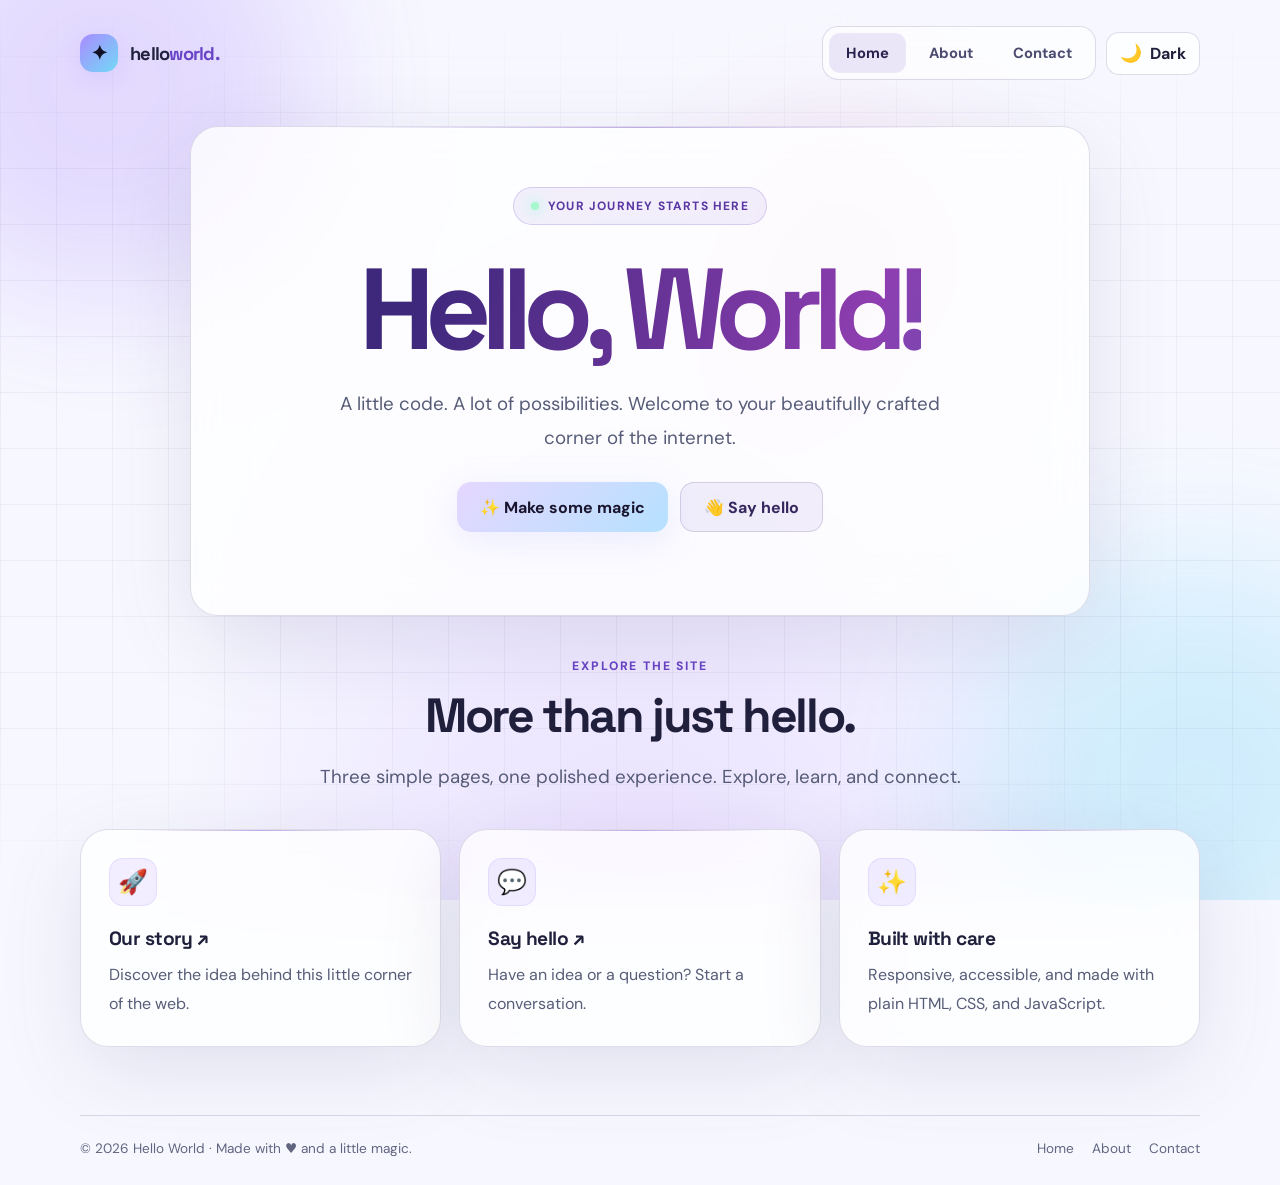
<file: index.html>
<!DOCTYPE html><html lang="en"><head><meta charset="UTF-8"><meta name="viewport" content="width=device-width,initial-scale=1.0"><meta name="theme-color" content="#090a18"><meta name="description" content="A beautiful Hello World starter website."><title>Home | Hello World</title><script>(function(){try{var saved=localStorage.getItem("hello-world-theme");var theme=saved==="light"||saved==="dark"?saved:(matchMedia("(prefers-color-scheme: light)").matches?"light":"dark");document.documentElement.dataset.theme=theme;document.querySelector('meta[name="theme-color"]').content=theme==="light"?"#f7f8ff":"#090a18"}catch(e){document.documentElement.dataset.theme="dark"}})();</script><link rel="stylesheet" href="styles.css"></head><body><div class="background" aria-hidden="true"><div class="orb one"></div><div class="orb two"></div><div class="orb three"></div><div class="grid-bg"></div></div>
<div class="site-shell"><header class="site-header"><a class="brand" href="index.html" aria-label="Hello World home"><span class="brand-icon">✦</span><span class="brand-name">hello<b>world.</b></span></a><div class="header-actions"><nav class="nav" aria-label="Main navigation"><a href="index.html" aria-current="page">Home</a><a href="about.html" >About</a><a href="contact.html" >Contact</a></nav><button class="theme-toggle" id="theme-toggle" type="button" aria-label="Switch to light mode" aria-pressed="false"><span class="theme-icon" aria-hidden="true">☀️</span><span class="theme-label">Light</span></button></div></header><main><section class="hero-card glass"><div class="hero"><div class="pill"><span class="dot"></span> Your journey starts here</div><h1><span class="gradient-text">Hello, World!</span></h1><p>A little code. A lot of possibilities. Welcome to your beautifully crafted corner of the internet.</p><div class="actions"><button class="button primary" type="button" id="magic">✨ Make some magic</button><button class="button secondary" type="button" id="greeting">👋 Say hello</button></div><div class="status" id="status" role="status" aria-live="polite"></div></div></section><section aria-labelledby="explore-title"><div class="section-title"><span class="eyebrow">Explore the site</span><h2 class="section-heading" id="explore-title">More than just hello.</h2><p class="section-lead">Three simple pages, one polished experience. Explore, learn, and connect.</p></div><div class="features"><a class="feature glass" href="about.html"><span class="feature-icon" aria-hidden="true">🚀</span><h3>Our story ↗</h3><p>Discover the idea behind this little corner of the web.</p></a><a class="feature glass" href="contact.html"><span class="feature-icon" aria-hidden="true">💬</span><h3>Say hello ↗</h3><p>Have an idea or a question? Start a conversation.</p></a><div class="feature glass"><span class="feature-icon" aria-hidden="true">✨</span><h3>Built with care</h3><p>Responsive, accessible, and made with plain HTML, CSS, and JavaScript.</p></div></div></section></main><footer class="footer"><span>© <span id="year"></span> Hello World · Made with ♥ and a little magic.</span><div class="footer-links"><a href="index.html">Home</a><a href="about.html">About</a><a href="contact.html">Contact</a></div></footer></div><script src="script.js" defer></script></body></html>
</file>
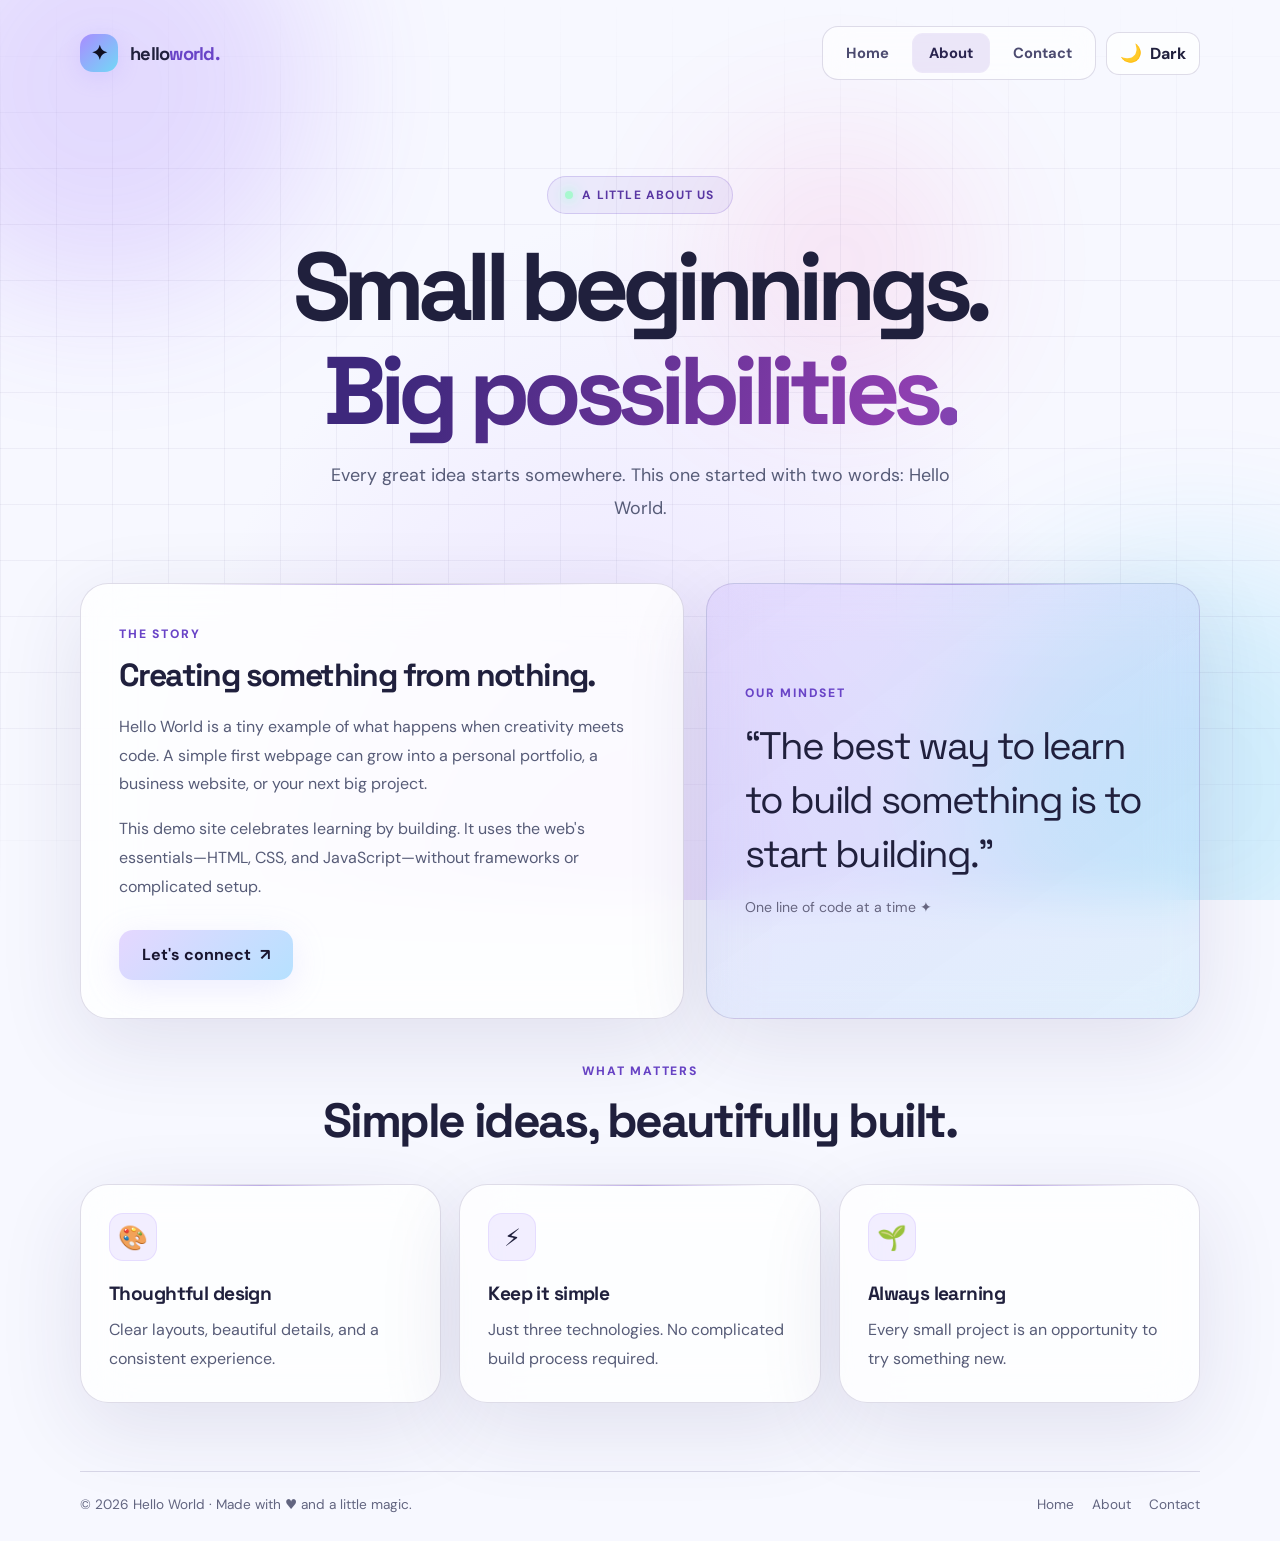
<file: about.html>
<!DOCTYPE html><html lang="en"><head><meta charset="UTF-8"><meta name="viewport" content="width=device-width,initial-scale=1.0"><meta name="theme-color" content="#090a18"><meta name="description" content="Learn more about the Hello World starter site."><title>About | Hello World</title><script>(function(){try{var saved=localStorage.getItem("hello-world-theme");var theme=saved==="light"||saved==="dark"?saved:(matchMedia("(prefers-color-scheme: light)").matches?"light":"dark");document.documentElement.dataset.theme=theme;document.querySelector('meta[name="theme-color"]').content=theme==="light"?"#f7f8ff":"#090a18"}catch(e){document.documentElement.dataset.theme="dark"}})();</script><link rel="stylesheet" href="styles.css"></head><body><div class="background" aria-hidden="true"><div class="orb one"></div><div class="orb two"></div><div class="orb three"></div><div class="grid-bg"></div></div>
<div class="site-shell"><header class="site-header"><a class="brand" href="index.html" aria-label="Hello World home"><span class="brand-icon">✦</span><span class="brand-name">hello<b>world.</b></span></a><div class="header-actions"><nav class="nav" aria-label="Main navigation"><a href="index.html" >Home</a><a href="about.html" aria-current="page">About</a><a href="contact.html" >Contact</a></nav><button class="theme-toggle" id="theme-toggle" type="button" aria-label="Switch to light mode" aria-pressed="false"><span class="theme-icon" aria-hidden="true">☀️</span><span class="theme-label">Light</span></button></div></header><main><section class="page-intro"><div class="pill"><span class="dot"></span> A little about us</div><h1>Small beginnings.<br><span class="gradient-text">Big possibilities.</span></h1><p>Every great idea starts somewhere. This one started with two words: Hello World.</p></section><section class="about-grid"><article class="about-panel glass"><span class="eyebrow">The story</span><h2>Creating something from nothing.</h2><p class="body-copy">Hello World is a tiny example of what happens when creativity meets code. A simple first webpage can grow into a personal portfolio, a business website, or your next big project.</p><p class="body-copy">This demo site celebrates learning by building. It uses the web's essentials—HTML, CSS, and JavaScript—without frameworks or complicated setup.</p><div style="margin-top:28px"><a class="button primary" href="contact.html">Let's connect <span aria-hidden="true">↗</span></a></div></article><aside class="about-panel glass quote-panel"><span class="eyebrow">Our mindset</span><p class="quote">“The best way to learn to build something is to start building.”</p><span class="small-muted">One line of code at a time ✦</span></aside></section><section aria-labelledby="values-title"><div class="section-title"><span class="eyebrow">What matters</span><h2 class="section-heading" id="values-title">Simple ideas, beautifully built.</h2></div><div class="features"><div class="feature glass"><span class="feature-icon" aria-hidden="true">🎨</span><h3>Thoughtful design</h3><p>Clear layouts, beautiful details, and a consistent experience.</p></div><div class="feature glass"><span class="feature-icon" aria-hidden="true">⚡</span><h3>Keep it simple</h3><p>Just three technologies. No complicated build process required.</p></div><div class="feature glass"><span class="feature-icon" aria-hidden="true">🌱</span><h3>Always learning</h3><p>Every small project is an opportunity to try something new.</p></div></div></section></main><footer class="footer"><span>© <span id="year"></span> Hello World · Made with ♥ and a little magic.</span><div class="footer-links"><a href="index.html">Home</a><a href="about.html">About</a><a href="contact.html">Contact</a></div></footer></div><script src="script.js" defer></script></body></html>
</file>
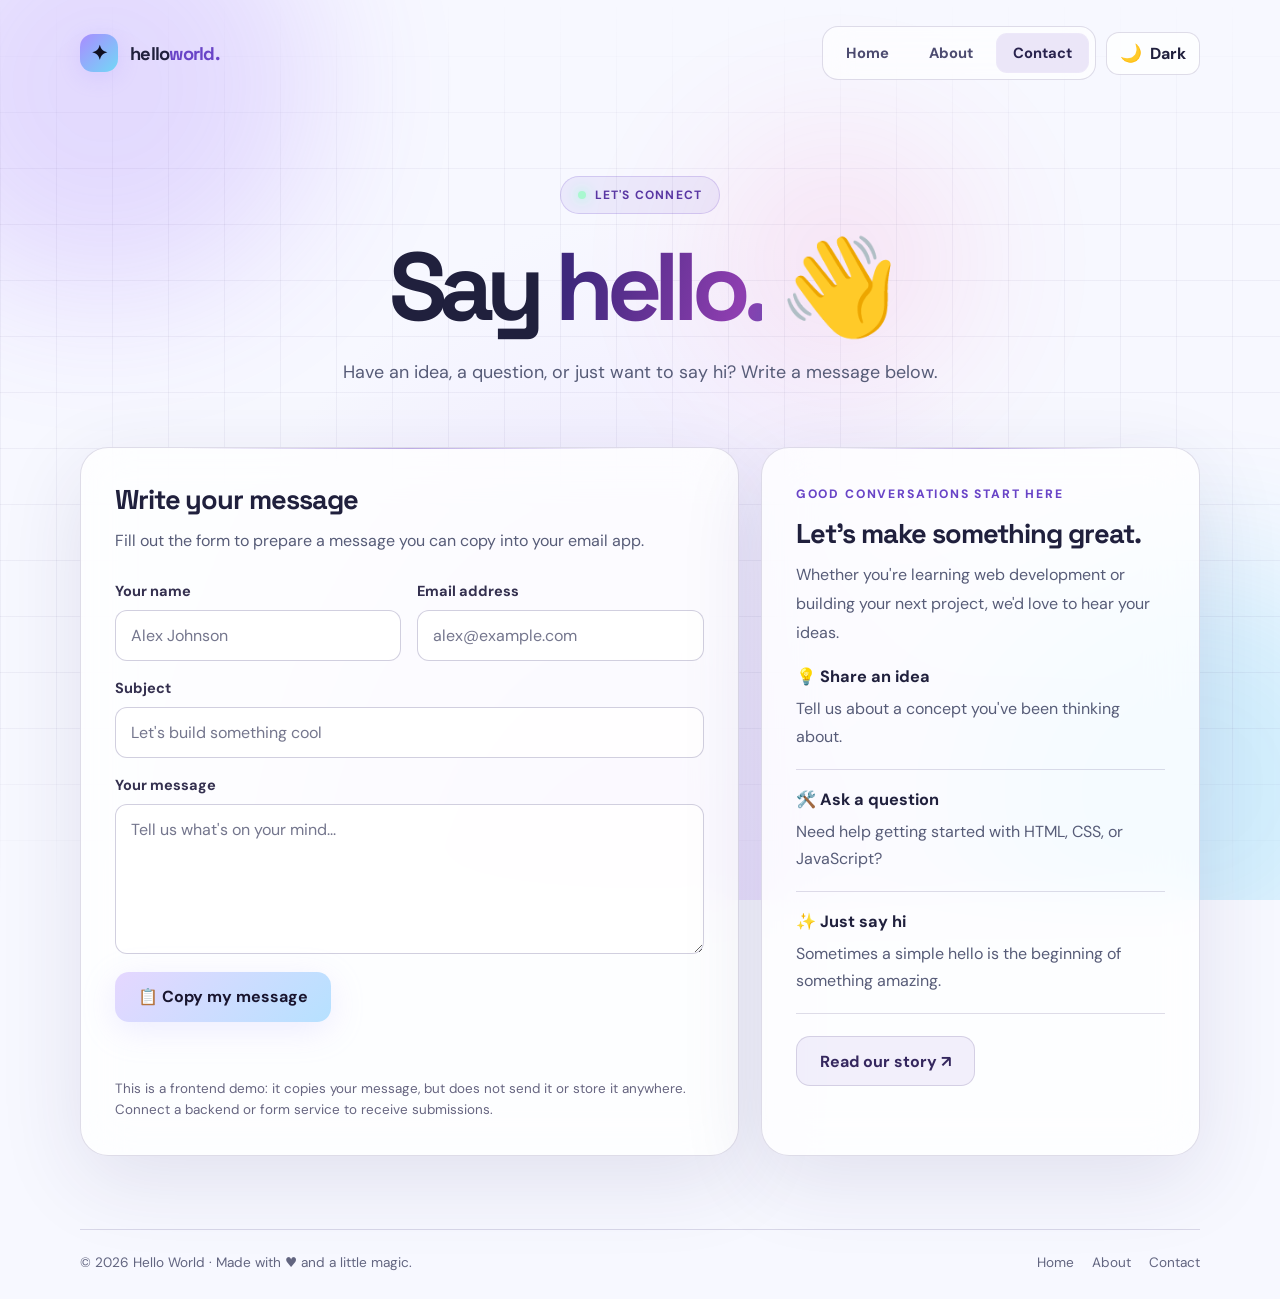
<file: contact.html>
<!DOCTYPE html>
<html lang="en">

<head>
    <meta charset="UTF-8">
    <meta name="viewport" content="width=device-width,initial-scale=1.0">
    <meta name="theme-color" content="#090a18">
    <meta name="description" content="Say hello through our interactive contact form.">
    <title>Contact | Hello World</title>
    <script>(function(){try{var saved=localStorage.getItem("hello-world-theme");var theme=saved==="light"||saved==="dark"?saved:(matchMedia("(prefers-color-scheme: light)").matches?"light":"dark");document.documentElement.dataset.theme=theme;document.querySelector('meta[name="theme-color"]').content=theme==="light"?"#f7f8ff":"#090a18"}catch(e){document.documentElement.dataset.theme="dark"}})();</script><link rel="stylesheet" href="styles.css">
</head>

<body>
    <div class="background" aria-hidden="true">
        <div class="orb one"></div>
        <div class="orb two"></div>
        <div class="orb three"></div>
        <div class="grid-bg"></div>
    </div>
    <div class="site-shell">
        <header class="site-header"><a class="brand" href="index.html" aria-label="Hello World home"><span
                    class="brand-icon">✦</span><span class="brand-name">hello<b>world.</b></span></a>
            <div class="header-actions"><nav class="nav" aria-label="Main navigation"><a href="index.html">Home</a><a href="about.html">About</a><a
                    href="contact.html" aria-current="page">Contact</a></nav><button class="theme-toggle" id="theme-toggle" type="button" aria-label="Switch to light mode" aria-pressed="false"><span class="theme-icon" aria-hidden="true">☀️</span><span class="theme-label">Light</span></button></div>
        </header>
        <main>
            <section class="page-intro">
                <div class="pill"><span class="dot"></span> Let's connect</div>
                <h1>Say <span class="gradient-text">hello.</span> 👋</h1>
                <p>Have an idea, a question, or just want to say hi? Write a message below.</p>
            </section>
            <section class="contact-layout">
                <div class="contact-form glass">
                    <h2>Write your message</h2>
                    <p class="body-copy">Fill out the form to prepare a message you can copy into your email app.</p>
                    <form id="contact-form">
                        <div class="form-row">
                            <div class="field"><label for="name">Your name</label><input id="name" name="name"
                                    type="text" autocomplete="name" placeholder="Alex Johnson" maxlength="100" required>
                            </div>
                            <div class="field"><label for="email">Email address</label><input id="email" name="email"
                                    type="email" autocomplete="email" placeholder="alex@example.com" maxlength="150"
                                    required></div>
                        </div>
                        <div class="field"><label for="subject">Subject</label><input id="subject" name="subject"
                                type="text" placeholder="Let's build something cool" maxlength="150" required></div>
                        <div class="field"><label for="message">Your message</label><textarea id="message"
                                name="message" placeholder="Tell us what's on your mind..." maxlength="3000"
                                required></textarea></div><button class="button primary" type="submit">📋 Copy my
                            message</button>
                        <div class="status" id="contact-status" role="status" aria-live="polite"></div>
                        <p class="note">This is a frontend demo: it copies your message, but does not send it or store
                            it anywhere. Connect a backend or form service to receive submissions.</p>
                    </form>
                </div>
                <aside class="contact-aside glass"><span class="eyebrow">Good conversations start here</span>
                    <h2 style="margin-top:13px">Let's make something great.</h2>
                    <p class="body-copy">Whether you're learning web development or building your next project, we'd
                        love to hear your ideas.</p>
                    <div class="aside-item"><strong>💡 Share an idea</strong>
                        <p>Tell us about a concept you've been thinking about.</p>
                    </div>
                    <div class="aside-item"><strong>🛠️ Ask a question</strong>
                        <p>Need help getting started with HTML, CSS, or JavaScript?</p>
                    </div>
                    <div class="aside-item"><strong>✨ Just say hi</strong>
                        <p>Sometimes a simple hello is the beginning of something amazing.</p>
                    </div><a href="about.html" class="button secondary" style="margin-top:22px">Read our story ↗</a>
                </aside>
            </section>
        </main>
        <footer class="footer"><span>© <span id="year"></span> Hello World · Made with ♥ and a little magic.</span>
            <div class="footer-links"><a href="index.html">Home</a><a href="about.html">About</a><a
                    href="contact.html">Contact</a></div>
        </footer>
    </div>
    <script src="script.js" defer></script>
</body>

</html>
</file>
<file: styles.css>
@import url('https://fonts.googleapis.com/css2?family=DM+Sans:wght@400;500;600;700&family=Space+Grotesk:wght@400;500;600;700&display=swap');
:root{color-scheme:dark;--bg:#090a18;--surface:rgba(255,255,255,.055);--surface-hover:rgba(255,255,255,.085);--border:rgba(255,255,255,.13);--text:#f5f3ff;--muted:#aeb1cd;--purple:#ad8bff;--cyan:#8ad8ff;--mint:#a9f5cf;--shadow:0 24px 85px rgba(0,0,0,.28)}
*{box-sizing:border-box}html{scroll-behavior:smooth}body{margin:0;min-height:100vh;font-family:'DM Sans',Inter,ui-sans-serif,system-ui,sans-serif;color:var(--text);background:var(--bg);overflow-x:hidden}button,input,textarea{font:inherit}button,a{-webkit-tap-highlight-color:transparent}a{color:inherit;text-decoration:none}button:focus-visible,a:focus-visible,input:focus-visible,textarea:focus-visible{outline:3px solid #c7b5ff;outline-offset:3px}
.background{position:fixed;inset:0;overflow:hidden;z-index:-2;pointer-events:none;background:radial-gradient(ellipse at 50% 115%,#281148 0%,transparent 56%),var(--bg)}.orb{position:absolute;border-radius:50%;filter:blur(75px);opacity:.4;animation:float 13s ease-in-out infinite alternate}.orb.one{width:430px;height:430px;left:-110px;top:-130px;background:#8046fa}.orb.two{width:450px;height:450px;right:-140px;bottom:-110px;background:#1ab9f1;animation-delay:-5s}.orb.three{width:270px;height:270px;left:55%;top:14%;background:#f43da0;animation-delay:-8s;opacity:.2}.grid-bg{position:absolute;inset:0;background-image:linear-gradient(rgba(255,255,255,.033) 1px,transparent 1px),linear-gradient(90deg,rgba(255,255,255,.033) 1px,transparent 1px);background-size:56px 56px;mask-image:linear-gradient(to bottom,transparent,#000 20%,#000 80%,transparent)}
.site-shell{width:min(1120px,calc(100% - 40px));margin:0 auto;min-height:100vh;display:flex;flex-direction:column}.site-header{display:flex;justify-content:space-between;align-items:center;padding:26px 0;gap:16px}.brand{display:inline-flex;align-items:center;gap:12px;font-family:'Space Grotesk',sans-serif;font-weight:700;font-size:1.15rem;letter-spacing:-.04em}.brand-icon{display:grid;place-items:center;width:38px;height:38px;border-radius:13px;background:linear-gradient(135deg,#a98cff,#72d8f6);color:#101022;font-size:20px;box-shadow:0 5px 22px rgba(163,139,255,.2)}.brand b{color:#ad9aff}.nav{display:flex;align-items:center;gap:6px;padding:6px;background:rgba(255,255,255,.045);border:1px solid var(--border);border-radius:16px;backdrop-filter:blur(14px)}.nav a{padding:10px 17px;border-radius:11px;color:#bcbdd3;font-size:.92rem;font-weight:700;transition:.2s}.nav a:hover,.nav a[aria-current=page]{color:white;background:rgba(255,255,255,.12)}.nav a[aria-current=page]{box-shadow:inset 0 0 0 1px rgba(255,255,255,.09)}
main{flex:1}.hero{padding:70px 0 42px;text-align:center}.pill{display:inline-flex;align-items:center;gap:9px;padding:10px 17px;border:1px solid rgba(187,159,255,.24);background:rgba(140,106,255,.1);border-radius:50px;color:#ded3ff;font-size:12px;font-weight:700;letter-spacing:.1em;text-transform:uppercase}.dot{height:8px;width:8px;border-radius:50%;background:#a8f8cf;box-shadow:0 0 14px #7afbc8}.hero h1{margin:24px auto 16px;max-width:900px;font-family:'Space Grotesk',sans-serif;font-size:clamp(3.2rem,9vw,7.5rem);letter-spacing:-.085em;line-height:1.06;font-weight:700}.gradient-text{background:linear-gradient(105deg,#fff 6%,#e4b5ff 42%,#91ddff 77%,#fff);background-size:220% auto;color:transparent;background-clip:text;-webkit-background-clip:text;animation:shimmer 8s linear infinite}.hero p,.section-lead{max-width:650px;margin:0 auto 28px;color:var(--muted);font-size:clamp(1rem,2vw,1.17rem);line-height:1.8}.actions{display:flex;justify-content:center;gap:12px;flex-wrap:wrap}.button{display:inline-flex;align-items:center;justify-content:center;gap:9px;min-height:50px;border-radius:14px;padding:13px 23px;font-weight:700;cursor:pointer;transition:transform .2s,box-shadow .2s,background .2s;border:1px solid var(--border)}.button:hover{transform:translateY(-3px)}.button.primary{border:0;color:#15152a;background:linear-gradient(135deg,#f7f1ff,#a9d5ff);box-shadow:0 8px 35px rgba(167,163,255,.2)}.button.primary:hover{box-shadow:0 12px 40px rgba(167,163,255,.4)}.button.secondary{color:#eeeaff;background:rgba(255,255,255,.07)}.button.secondary:hover{background:rgba(255,255,255,.13)}.status{min-height:25px;margin-top:18px;color:var(--mint);font-size:.94rem}.status.error{color:#ffb5bc}
.glass{position:relative;border:1px solid var(--border);border-radius:28px;background:var(--surface);backdrop-filter:blur(24px);-webkit-backdrop-filter:blur(24px);box-shadow:var(--shadow)}.glass::before{content:'';position:absolute;top:0;left:15%;right:15%;height:1px;background:linear-gradient(90deg,transparent,rgba(204,177,255,.85),transparent)}.hero-card{padding:60px 38px 40px;margin:20px auto 0;max-width:900px;overflow:hidden}.hero-card .hero{padding:0}.sparkle{position:absolute;pointer-events:none;font-size:22px;animation:pop 900ms ease-out forwards}.eyebrow{color:#c8b4ff;text-transform:uppercase;font-weight:800;letter-spacing:.15em;font-size:.76rem}.section-heading{font-family:'Space Grotesk',sans-serif;font-size:clamp(1.9rem,4vw,3rem);line-height:1.2;letter-spacing:-.05em;margin:12px 0 15px}.features{display:grid;grid-template-columns:repeat(3,1fr);gap:18px;margin:35px 0 50px}.feature{padding:28px;transition:transform .2s,background .2s}.feature:hover{transform:translateY(-5px);background:var(--surface-hover)}.feature-icon{width:48px;height:48px;display:grid;place-items:center;font-size:24px;border-radius:14px;background:rgba(165,135,255,.13);border:1px solid rgba(173,139,255,.18)}.feature h3{font-family:'Space Grotesk',sans-serif;font-size:1.2rem;margin:20px 0 10px;letter-spacing:-.03em}.feature p,.body-copy{color:var(--muted);line-height:1.8;margin:0}.page-intro{text-align:center;padding:70px 0 35px}.page-intro h1{font-family:'Space Grotesk',sans-serif;font-size:clamp(3.1rem,8vw,6rem);letter-spacing:-.075em;line-height:1.08;margin:22px 0 16px}.page-intro p{max-width:650px;margin:0 auto;color:var(--muted);font-size:1.12rem;line-height:1.8}.about-grid{display:grid;grid-template-columns:1.1fr .9fr;gap:22px;margin:24px 0 40px}.about-panel{padding:38px}.about-panel h2{font-family:'Space Grotesk',sans-serif;letter-spacing:-.05em;font-size:2rem;margin:12px 0 18px}.about-panel .body-copy+.body-copy{margin-top:16px}.quote-panel{display:flex;flex-direction:column;justify-content:center;background:linear-gradient(145deg,rgba(140,96,241,.2),rgba(63,161,201,.1))}.quote{font-family:'Space Grotesk',sans-serif;font-size:clamp(1.7rem,3vw,2.4rem);line-height:1.4;letter-spacing:-.05em;margin:18px 0}.small-muted{color:#c1c0d9;font-size:.88rem}.section-title{text-align:center;margin:38px 0 18px}.contact-layout{display:grid;grid-template-columns:1.2fr .8fr;gap:22px;margin:24px 0 55px}.contact-form,.contact-aside{padding:34px}.contact-form h2,.contact-aside h2{font-family:'Space Grotesk',sans-serif;letter-spacing:-.04em;margin:0 0 10px;font-size:1.7rem}.contact-form .body-copy{margin-bottom:26px}.form-row{display:grid;grid-template-columns:1fr 1fr;gap:16px}.field{margin-bottom:18px}.field label{display:block;margin-bottom:9px;color:#e8e5f6;font-size:.91rem;font-weight:700}.field input,.field textarea{display:block;width:100%;background:rgba(4,5,20,.43);border:1px solid rgba(255,255,255,.16);border-radius:12px;color:var(--text);padding:14px 15px;transition:border-color .2s,box-shadow .2s}.field input::placeholder,.field textarea::placeholder{color:#777994}.field input:focus,.field textarea:focus{outline:none;border-color:#a88bff;box-shadow:0 0 0 3px rgba(168,139,255,.15)}.field textarea{resize:vertical;min-height:150px}.note{font-size:.84rem;color:#aaaac7;line-height:1.6;margin:13px 0 0}.aside-item{padding:19px 0;border-bottom:1px solid var(--border)}.aside-item:last-child{border:0}.aside-item strong{display:block;font-size:1.02rem;margin-bottom:8px}.aside-item p{color:var(--muted);line-height:1.7;margin:0}.footer{display:flex;align-items:center;justify-content:space-between;gap:15px;border-top:1px solid rgba(255,255,255,.1);padding:24px 0 28px;margin-top:18px;color:#898baa;font-size:.85rem}.footer-links{display:flex;gap:18px}.footer a:hover{color:#e9dfff}
@keyframes float{to{transform:translate(90px,65px) scale(1.15)}}@keyframes shimmer{to{background-position:220% center}}@keyframes pop{0%{opacity:0;transform:translate(-50%,-50%) scale(.3) rotate(0)}30%{opacity:1}100%{opacity:0;transform:translate(-50%,-120px) scale(1.5) rotate(55deg)}}
@media(max-width:760px){.site-shell{width:min(100% - 28px,1120px)}.site-header{padding:18px 0}.brand{font-size:1rem}.nav a{padding:9px 11px;font-size:.85rem}.hero{padding:40px 0 30px}.hero-card{padding:46px 22px 30px}.features{grid-template-columns:1fr;gap:14px}.about-grid,.contact-layout{grid-template-columns:1fr}.page-intro{padding:46px 0 25px}.about-panel,.contact-form,.contact-aside{padding:27px}.footer{flex-direction:column;text-align:center}.contact-layout{margin-bottom:20px}}
@media(max-width:440px){.brand .brand-name{display:none}.nav{gap:0}.nav a{padding:9px 12px}.hero h1{font-size:clamp(3rem,14vw,4.5rem)}.hero-card{border-radius:22px}.button{width:100%}.form-row{grid-template-columns:1fr;gap:0}}
@media(prefers-reduced-motion:reduce){*,*::before,*::after{animation-duration:.01ms!important;animation-iteration-count:1!important;transition-duration:.01ms!important;scroll-behavior:auto!important}}


/* Shared accessible theme switch */
.theme-toggle{display:inline-flex;align-items:center;justify-content:center;gap:8px;min-height:43px;padding:9px 13px;border:1px solid var(--border);border-radius:13px;background:var(--surface);color:var(--text);font-weight:700;cursor:pointer;white-space:nowrap;transition:background .2s,transform .2s}
.theme-toggle:hover{background:var(--surface-hover);transform:translateY(-2px)}
.theme-toggle:focus-visible{outline:3px solid var(--purple);outline-offset:3px}
.theme-icon{font-size:1.1rem}.header-actions{display:flex;align-items:center;gap:10px}
:root[data-theme="light"]{color-scheme:light;--bg:#f7f8ff;--surface:rgba(255,255,255,.78);--surface-hover:rgba(237,235,255,.94);--border:rgba(65,57,120,.17);--text:#20203d;--muted:#575c78;--purple:#6944c7;--cyan:#0878a9;--mint:#176d50;--shadow:0 24px 85px rgba(44,34,103,.11)}
:root[data-theme="light"] .background{background:radial-gradient(ellipse at 50% 115%,#e7dcff 0%,transparent 56%),var(--bg)}
:root[data-theme="light"] .orb{opacity:.17}
:root[data-theme="light"] .orb.three{opacity:.1}
:root[data-theme="light"] .grid-bg{background-image:linear-gradient(rgba(57,46,109,.055) 1px,transparent 1px),linear-gradient(90deg,rgba(57,46,109,.055) 1px,transparent 1px)}
:root[data-theme="light"] .nav{background:rgba(255,255,255,.65)}
:root[data-theme="light"] .nav a{color:#4c4b70}
:root[data-theme="light"] .nav a:hover,:root[data-theme="light"] .nav a[aria-current=page]{color:#29234e;background:rgba(105,68,199,.12)}
:root[data-theme="light"] .brand b{color:#6944c7}
:root[data-theme="light"] .pill{color:#5937a3;background:rgba(105,68,199,.08);border-color:rgba(105,68,199,.2)}
:root[data-theme="light"] .gradient-text{background-image:linear-gradient(105deg,#3e287c 6%,#8e3eb0 42%,#1476b6 77%,#3e287c)}
:root[data-theme="light"] .eyebrow{color:#6944c7}
:root[data-theme="light"] .button.secondary{color:#35275e;background:rgba(105,68,199,.08)}
:root[data-theme="light"] .button.secondary:hover{background:rgba(105,68,199,.15)}
:root[data-theme="light"] .button.primary{color:#19152f;background:linear-gradient(135deg,#e5d7ff,#b6e1ff)}
:root[data-theme="light"] .glass::before{background:linear-gradient(90deg,transparent,rgba(125,91,203,.5),transparent)}
:root[data-theme="light"] .quote-panel{background:linear-gradient(145deg,rgba(181,151,250,.22),rgba(136,208,241,.2))}
:root[data-theme="light"] .small-muted,:root[data-theme="light"] .note{color:#666580}
:root[data-theme="light"] .field label{color:#34304f}
:root[data-theme="light"] .field input,:root[data-theme="light"] .field textarea{background:rgba(255,255,255,.82);border-color:rgba(65,57,120,.24)}
:root[data-theme="light"] .field input::placeholder,:root[data-theme="light"] .field textarea::placeholder{color:#74768d}
:root[data-theme="light"] .footer{color:#626580;border-top-color:var(--border)}
:root[data-theme="light"] .footer a:hover{color:#6944c7}
:root[data-theme="light"] .status.error{color:#b32c48}
@media(max-width:760px){.site-header{flex-wrap:wrap}.header-actions{margin-left:auto}}
@media(max-width:440px){.theme-toggle{padding:9px 10px}.theme-label{display:none}.header-actions{gap:6px}}
</file>
